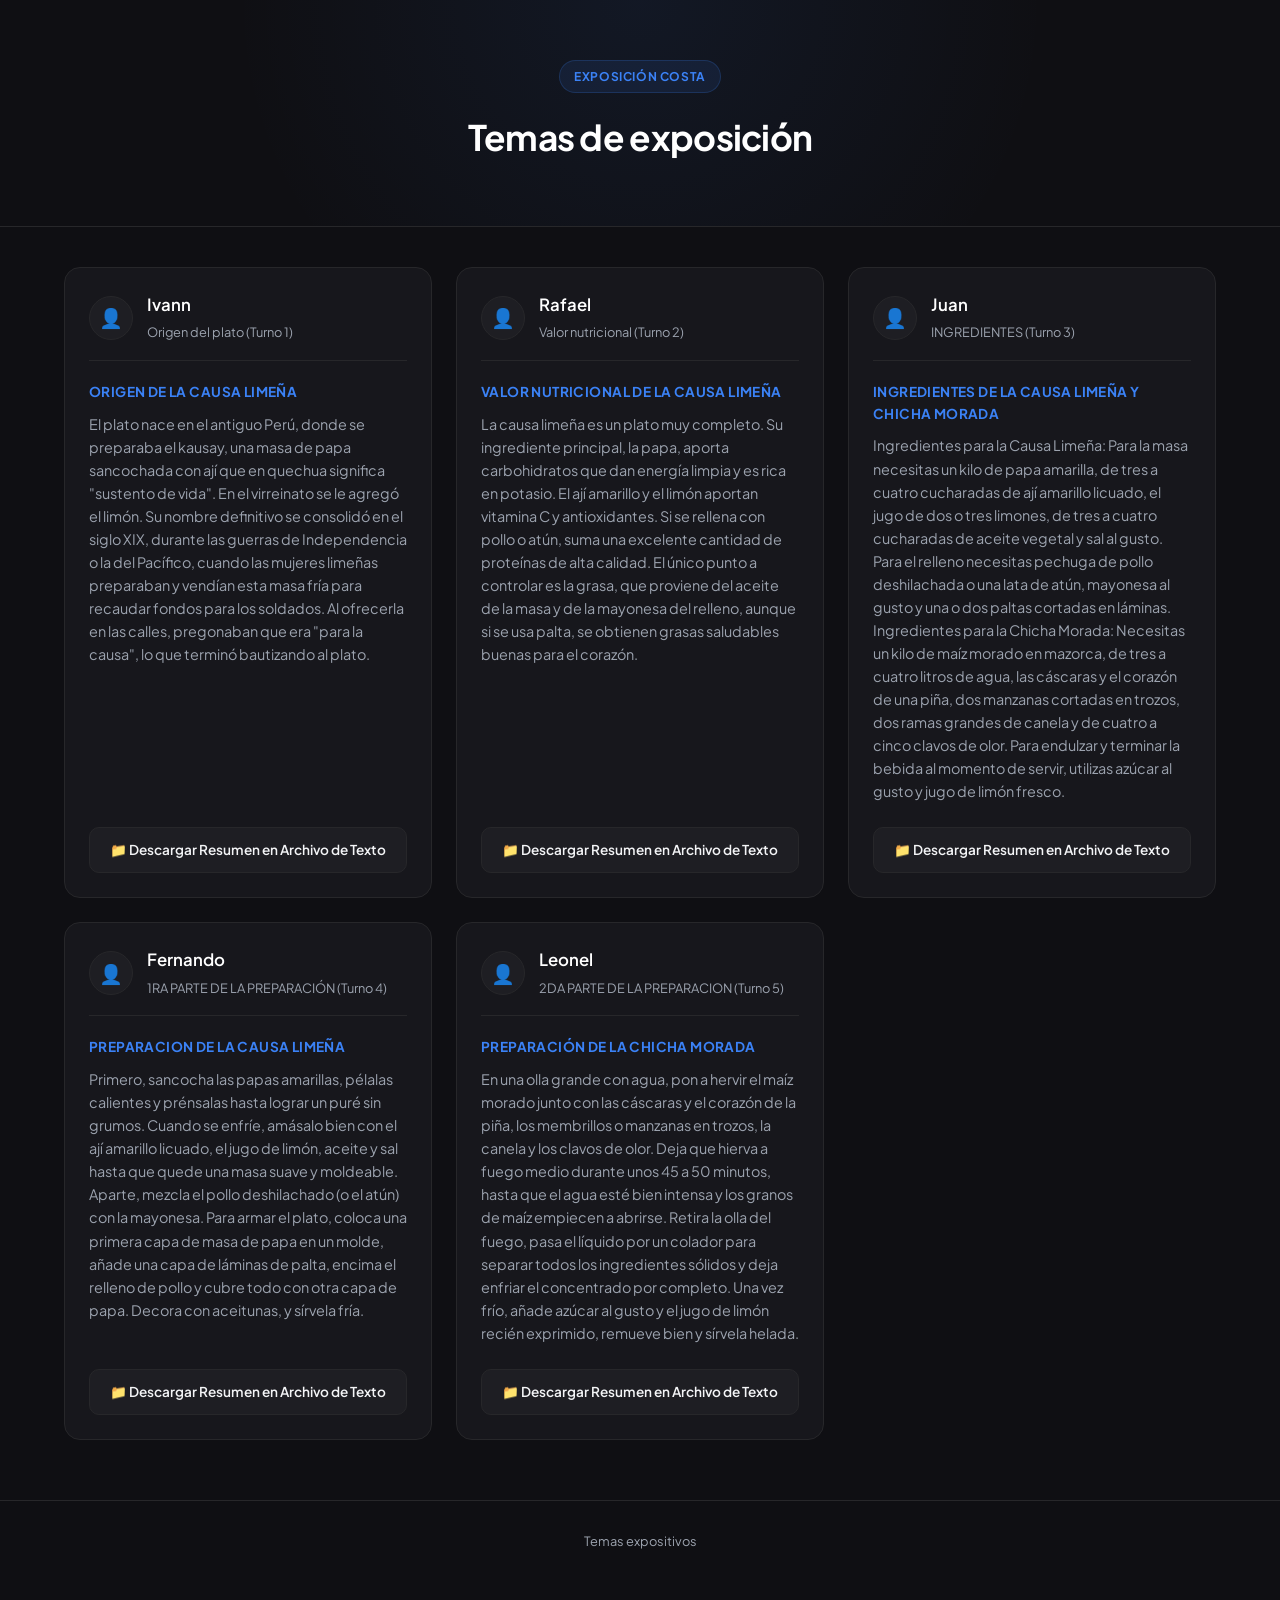
<file: index.html>
<!DOCTYPE html>
<html lang="es">
<head>
    <meta charset="UTF-8">
    <meta name="viewport" content="width=device-width, initial-scale=1.0">
    <title>Asignación de Temas</title>
    <link rel="stylesheet" href="style.css">
    <link rel="preconnect" href="https://fonts.googleapis.com">
    <link rel="preconnect" href="https://fonts.gstatic.com" crossorigin>
    <link href="https://fonts.googleapis.com/css2?family=Plus+Jakarta+Sans:wght@400;500;600;700&display=swap" rel="stylesheet">
</head>
<body>

    <header class="hero">
        <div class="container">
            <span class="badge">EXPOSICIÓN COSTA</span>
            <h1>Temas de exposición</h1>
        </div>
    </header>

    <main class="container">
        
        <section class="grid-temas">
            
            <article class="card-tema">
                <div class="card-header">
                    <div class="user-icon">👤</div>
                    <div class="student-info">
                        <h3>Ivann</h3>
                        <span class="role">Origen del plato (Turno 1)</span>
                    </div>
                </div>
                <div class="card-body">
                    <h4>ORIGEN DE LA CAUSA LIMEÑA</h4>
                    <p id="texto-ivann">El plato nace en el antiguo Perú, donde se preparaba el kausay, una masa de papa sancochada con ají que en quechua significa "sustento de vida". En el virreinato se le agregó el limón.

Su nombre definitivo se consolidó en el siglo XIX, durante las guerras de Independencia o la del Pacífico, cuando las mujeres limeñas preparaban y vendían esta masa fría para recaudar fondos para los soldados. Al ofrecerla en las calles, pregonaban que era "para la causa", lo que terminó bautizando al plato.</p>
                </div>
                <a href="#" class="btn-resource" onclick="descargarTexto('Origen de la causa limeña - Ivann', 'texto-ivann'); return false;">📁 Descargar Resumen en Archivo de Texto</a>
            </article>

            <article class="card-tema">
                <div class="card-header">
                    <div class="user-icon">👤</div>
                    <div class="student-info">
                        <h3>Rafael</h3>
                        <span class="role">Valor nutricional (Turno 2)</span>
                    </div>
                </div>
                <div class="card-body">
                    <h4>VALOR NUTRICIONAL DE LA CAUSA LIMEÑA</h4>
                    <p id="texto-rafael">La causa limeña es un plato muy completo. Su ingrediente principal, la papa, aporta carbohidratos que dan energía limpia y es rica en potasio. El ají amarillo y el limón aportan vitamina C y antioxidantes. Si se rellena con pollo o atún, suma una excelente cantidad de proteínas de alta calidad. El único punto a controlar es la grasa, que proviene del aceite de la masa y de la mayonesa del relleno, aunque si se usa palta, se obtienen grasas saludables buenas para el corazón.</p>
                </div>
                <a href="#" class="btn-resource" onclick="descargarTexto('Valor Nutricional - Rafael', 'texto-rafael'); return false;">📁 Descargar Resumen en Archivo de Texto</a>
            </article>

            <article class="card-tema">
                <div class="card-header">
                    <div class="user-icon">👤</div>
                    <div class="student-info">
                        <h3>Juan</h3>
                        <span class="role">INGREDIENTES (Turno 3)</span>
                    </div>
                </div>
                <div class="card-body">
                    <h4>INGREDIENTES DE LA CAUSA LIMEÑA Y CHICHA MORADA</h4>
                    <p id="texto-juan">Ingredientes para la Causa Limeña:
Para la masa necesitas un kilo de papa amarilla, de tres a cuatro cucharadas de ají amarillo licuado, el jugo de dos o tres limones, de tres a cuatro cucharadas de aceite vegetal y sal al gusto. Para el relleno necesitas pechuga de pollo deshilachada o una lata de atún, mayonesa al gusto y una o dos paltas cortadas en láminas.
Ingredientes para la Chicha Morada:
Necesitas un kilo de maíz morado en mazorca, de tres a cuatro litros de agua, las cáscaras y el corazón de una piña, dos manzanas cortadas en trozos, dos ramas grandes de canela y de cuatro a cinco clavos de olor. Para endulzar y terminar la bebida al momento de servir, utilizas azúcar al gusto y jugo de limón fresco.</p>
                </div>
                <a href="#" class="btn-resource" onclick="descargarTexto('Ingredientes de la causa limeña - Juan', 'texto-juan'); return false;">📁 Descargar Resumen en Archivo de Texto</a>
            </article>

            <article class="card-tema">
                <div class="card-header">
                    <div class="user-icon">👤</div>
                    <div class="student-info">
                        <h3>Fernando</h3>
                        <span class="role">1RA PARTE DE LA PREPARACIÓN (Turno 4)</span>
                    </div>
                </div>
                <div class="card-body">
                    <h4>PREPARACION DE LA CAUSA LIMEÑA</h4>
                    <p id="texto-fernando">Primero, sancocha las papas amarillas, pélalas calientes y prénsalas hasta lograr un puré sin grumos. Cuando se enfríe, amásalo bien con el ají amarillo licuado, el jugo de limón, aceite y sal hasta que quede una masa suave y moldeable.

Aparte, mezcla el pollo deshilachado (o el atún) con la mayonesa. Para armar el plato, coloca una primera capa de masa de papa en un molde, añade una capa de láminas de palta, encima el relleno de pollo y cubre todo con otra capa de papa. Decora con aceitunas, y sírvela fría.</p>
                </div>
                <a href="#" class="btn-resource" onclick="descargarTexto('Preparación de la causa limeña - Fernando', 'texto-fernando'); return false;">📁 Descargar Resumen en Archivo de Texto</a>
            </article>

            <article class="card-tema">
                <div class="card-header">
                    <div class="user-icon">👤</div>
                    <div class="student-info">
                        <h3>Leonel</h3>
                        <span class="role">2DA PARTE DE LA PREPARACION (Turno 5)</span>
                    </div>
                </div>
                <div class="card-body">
                    <h4>PREPARACIÓN DE LA CHICHA MORADA</h4>
                    <p id="texto-leonel">En una olla grande con agua, pon a hervir el maíz morado junto con las cáscaras y el corazón de la piña, los membrillos o manzanas en trozos, la canela y los clavos de olor. Deja que hierva a fuego medio durante unos 45 a 50 minutos, hasta que el agua esté bien intensa y los granos de maíz empiecen a abrirse.

Retira la olla del fuego, pasa el líquido por un colador para separar todos los ingredientes sólidos y deja enfriar el concentrado por completo. Una vez frío, añade azúcar al gusto y el jugo de limón recién exprimido, remueve bien y sírvela helada.</p>
                </div>
                <a href="#" class="btn-resource" onclick="descargarTexto('Preparación de la chicha morada - Leonel', 'texto-leonel'); return false;">📁 Descargar Resumen en Archivo de Texto</a>
            </article>

        </section>

    </main>

    <footer>
        <p>Temas expositivos</p>
    </footer>

    <script>
        function descargarTexto(nombreArchivo, idElementoTexto) {
            // 1. Obtenemos el texto del párrafo correspondiente usando su ID
            const textoDescarga = document.getElementById(idElementoTexto).innerText;
            
            // 2. Creamos un "Blob" que contiene el texto en formato puro (plain text)
            const blob = new Blob([textoDescarga], { type: 'text/plain;charset=utf-8' });
            
            // 3. Creamos un enlace temporal invisible en memoria
            const enlaceTemporal = document.createElement('a');
            enlaceTemporal.href = URL.createObjectURL(blob);
            enlaceTemporal.download = nombreArchivo + '.txt'; // Nombre del archivo descargado
            
            // 4. Simulamos el clic para iniciar la descarga y lo removemos
            document.body.appendChild(enlaceTemporal);
            enlaceTemporal.click();
            document.body.removeChild(enlaceTemporal);
        }
    </script>

</body>
</html>
</file>
<file: style.css>
/* ==========================================================================
   Variables de Paleta de Colores (Estilo UI Dark Moderno)
   ========================================================================== */
:root {
    --bg-color: #0f0f13;       /* Fondo más oscuro y profundo */
    --card-bg: #17171c;        /* Tarjetas con mejor contraste */
    --accent-color: #3b82f6;   /* Azul tecnológico brillante */
    --text-main: #f3f4f6;      /* Texto principal */
    --text-muted: #9ca3af;     /* Texto secundario de soporte */
    --border-color: #27272a;   /* Bordes más sutiles estilo Tailwind */
    
    /* Variables de Estado */
    --status-done: #10b981;    
    --status-progress: #f59e0b;
    --status-todo: #6b7280;    
}

/* Reseteo estándar */
*, *::before, *::after {
    box-sizing: border-box;
    margin: 0;
    padding: 0;
}

body {
    font-family: 'Plus Jakarta Sans', sans-serif;
    background-color: var(--bg-color);
    color: var(--text-main);
    line-height: 1.6;
    padding-bottom: 60px;
}

.container {
    max-width: 1200px;
    margin: 0 auto;
    padding: 0 24px;
}

/* ==========================================================================
   Encabezado / Hero Banner
   ========================================================================== */
.hero {
    background: radial-gradient(circle at top, rgba(59, 130, 246, 0.08), transparent 60%), var(--bg-color);
    border-bottom: 1px solid var(--border-color);
    padding: 60px 0;
    text-align: center;
    margin-bottom: 40px;
}

.badge {
    display: inline-block;
    background-color: rgba(59, 130, 246, 0.1);
    color: var(--accent-color);
    padding: 6px 14px;
    border-radius: 20px;
    font-size: 0.75rem;
    font-weight: 700;
    text-transform: uppercase;
    letter-spacing: 0.05em;
    margin-bottom: 16px;
    border: 1px solid rgba(59, 130, 246, 0.2);
}

.hero h1 {
    font-size: 2.2rem;
    font-weight: 700;
    color: #ffffff;
    letter-spacing: -0.02em;
}

/* ==========================================================================
   Estructura Grid Organizada de Tarjetas
   ========================================================================== */
.grid-temas {
    display: grid;
    grid-template-columns: repeat(auto-fit, minmax(320px, 1fr));
    gap: 24px;
    margin-bottom: 45px;
}

/* Estructura Flexbox interna para alinear el botón siempre abajo */
.card-tema {
    background-color: var(--card-bg);
    border: 1px solid var(--border-color);
    border-radius: 16px;
    padding: 24px;
    display: flex;
    flex-direction: column;
    justify-content: space-between;
    transition: transform 0.2s cubic-bezier(0.4, 0, 0.2, 1), border-color 0.2s ease, box-shadow 0.2s ease;
}

.card-tema:hover {
    transform: translateY(-4px);
    border-color: rgba(59, 130, 246, 0.5);
    box-shadow: 0 12px 20px -10px rgba(0, 0, 0, 0.5);
}

/* Encabezado interno de tarjeta usando Flexbox en vez de Table */
.card-header {
    display: flex;
    align-items: center;
    border-bottom: 1px solid var(--border-color);
    padding-bottom: 16px;
    margin-bottom: 20px;
}

.user-icon {
    display: flex;
    align-items: center;
    justify-content: center;
    width: 44px;
    height: 44px;
    background-color: rgba(255, 255, 255, 0.03);
    border: 1px solid var(--border-color);
    border-radius: 50%;
    font-size: 1.2rem;
}

.student-info {
    padding-left: 14px;
}

.student-info h3 {
    font-size: 1.05rem;
    font-weight: 600;
    color: #ffffff;
}

.student-info .role {
    font-size: 0.8rem;
    color: var(--text-muted);
}

/* Cuerpo interno de tarjeta */
.card-body {
    flex-grow: 1; /* Hace que el cuerpo ocupe el espacio disponible */
    display: flex;
    flex-direction: column;
}

.card-body h4 {
    font-size: 0.85rem;
    font-weight: 700;
    color: var(--accent-color);
    margin-bottom: 10px;
    letter-spacing: 0.03em;
}

.card-body p {
    font-size: 0.9rem;
    color: var(--text-muted);
    margin-bottom: 24px;
    line-height: 1.6;
}

/* Contenedor especial para centrar la imagen "sin definir" de forma estética */
.card-body img {
    margin: auto;
    display: block;
    max-height: 150px; /* Reducido para que no empuje el diseño */
    padding: 10px 0;
}

/* ==========================================================================
   Botón de Recursos Estilizado
   ========================================================================== */
.btn-resource {
    display: block;
    text-align: center;
    background-color: rgba(255, 255, 255, 0.03);
    color: var(--text-main);
    border: 1px solid var(--border-color);
    text-decoration: none;
    padding: 11px 16px;
    border-radius: 10px;
    font-size: 0.85rem;
    font-weight: 600;
    transition: background-color 0.15s ease, border-color 0.15s ease, color 0.15s ease;
}

.btn-resource:hover {
    background-color: rgba(59, 130, 246, 0.08);
    border-color: var(--accent-color);
    color: #ffffff;
}

/* ==========================================================================
   Pie de Página
   ========================================================================== */
footer {
    text-align: center;
    padding-top: 30px;
    margin-top: 60px;
    border-top: 1px solid var(--border-color);
    color: var(--text-muted);
    font-size: 0.8rem;
}
</file>
